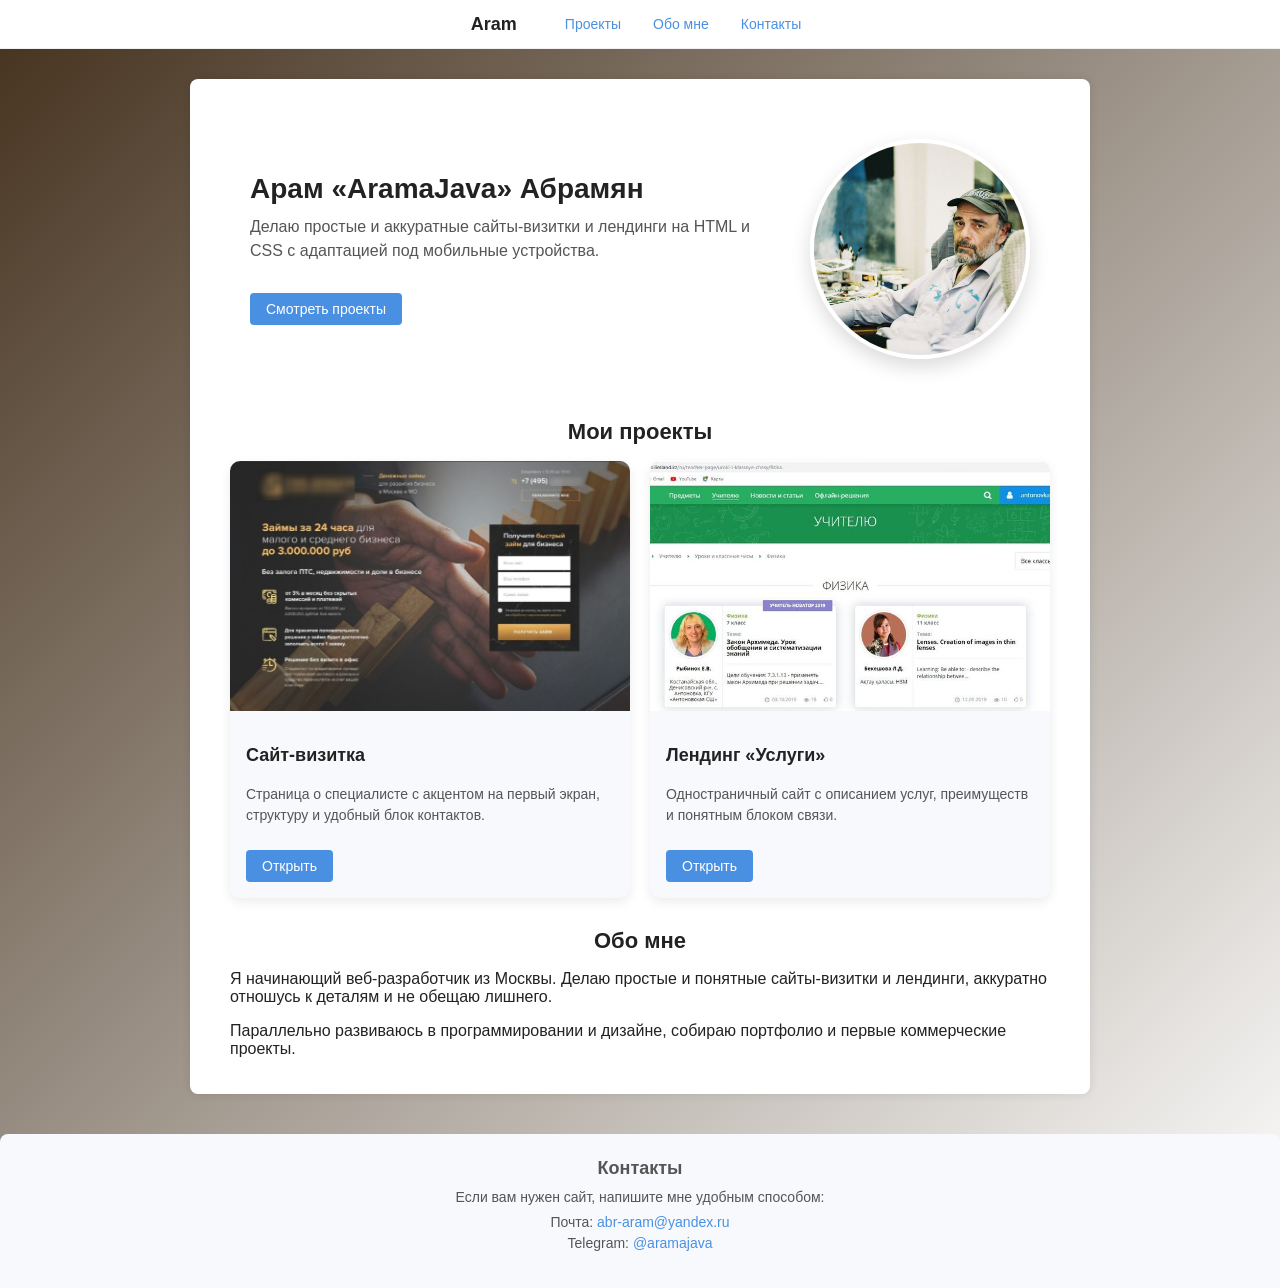
<file: index.html>
<!DOCTYPE html>
<html lang="ru">
<head>
    <meta charset="UTF-8">
    <meta name="viewport" content="width=device-width, initial-scale=1.0">
    <title>Портфолио Арама</title>
    <link rel="stylesheet" href="./css/portfolio.css">
</head>
<body>
    <header class="header">
        <div class="logo">Aram</div>
        <nav class="nav">
            <a href="#projects">Проекты</a>
            <a href="#about">Обо мне</a>
            <a href="#contact">Контакты</a>
        </nav>
    </header>

    <main class="main">
        <section class="hero">
            <div class="hero-text">
                <h1>Арам «AramaJava» Абрамян</h1>
                <p>Делаю простые и аккуратные сайты‑визитки и лендинги на HTML и CSS с адаптацией под мобильные устройства.</p>
                <a href="#projects" class="btn">Смотреть проекты</a>
            </div>

            <div class="hero-photo">
                <img src="./img/me.jpg" alt="Фото Арама">
            </div>
        </section>

        <section id="projects" class="section">
            <h2>Мои проекты</h2>
            <div class="projects">
                <article class="project-card">
                    <div class="project-thumb">
                        <img src="./img/visiting-card.jpg" alt="Сайт-визитка">
                    </div>
                    <div class="project-content">
                        <h3>Сайт‑визитка</h3>
                        <p>Страница о специалисте с акцентом на первый экран, структуру и удобный блок контактов.</p>
                        <a href="visiting-card/index.html" class="btn">Открыть</a>
                    </div>
                </article>

                <article class="project-card">
                    <div class="project-thumb">
                        <img src="./img/services.jpg" alt="Лендинг Услуги">
                    </div>                    
                    <div class="project-content">                  
                        <h3>Лендинг «Услуги»</h3>
                        <p>Одностраничный сайт с описанием услуг, преимуществ и понятным блоком связи.</p>
                        <a href="services/index.html" class="btn">Открыть</a>
                    </div>  
                </article>
            </div>
        </section>

        <section id="about" class="section">
            <h2>Обо мне</h2>
            <p>Я начинающий веб‑разработчик из Москвы. Делаю простые и понятные сайты‑визитки и лендинги, аккуратно отношусь к деталям и не обещаю лишнего.</p>
            <p>Параллельно развиваюсь в программировании и дизайне, собираю портфолио и первые коммерческие проекты.</p>
        </section>
    </main>

    <footer id="contact" class="footer">
        <h2>Контакты</h2>
        <p>Если вам нужен сайт, напишите мне удобным способом:</p>
        <p>
            Почта:
            <a href="mailto:abr-aram@yandex.ru">abr-aram@yandex.ru</a><br>
            Telegram:
            <a href="https://t.me/aramajava" target="_blank" rel="noopener noreferrer">@aramajava</a>
        </p>
    </footer>
</body>
</html>
</file>
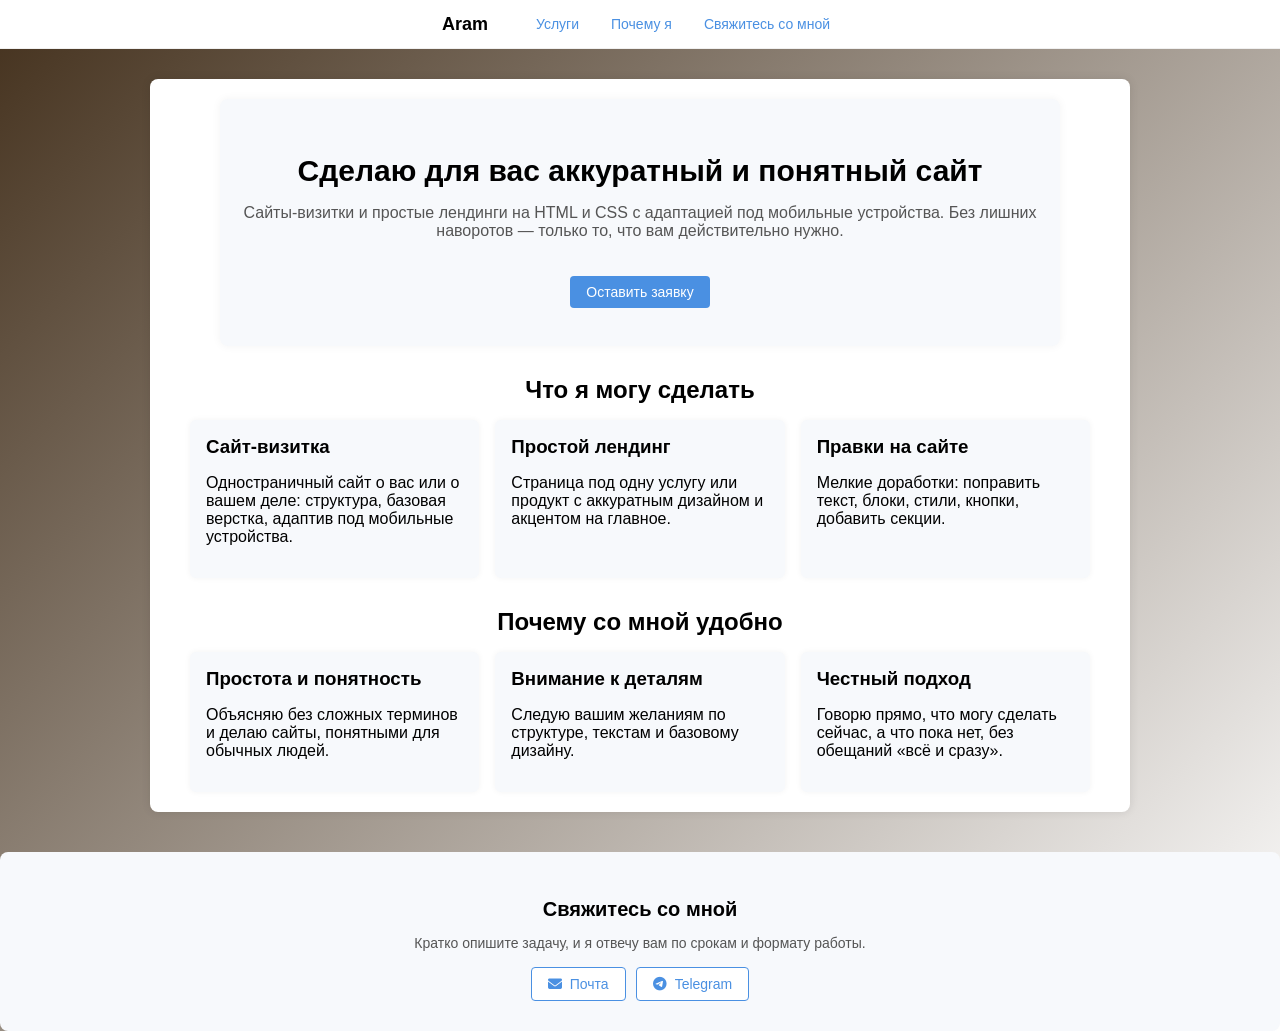
<file: services/index.html>
<!DOCTYPE html>
<html lang="ru">
<head>
    <meta charset="UTF-8">
    <meta name="viewport" content="width=device-width, initial-scale=1.0">
    <title>Услуги Арама</title>
    <link rel="stylesheet" href="./css/style.css">
    <link rel="stylesheet" href="https://cdnjs.cloudflare.com/ajax/libs/font-awesome/6.5.1/css/all.min.css">
</head>
<body>
    <header class="header">
        <div class="logo">Aram</div>
        <nav class="nav">
            <a href="#services">Услуги</a>
            <a href="#benefits">Почему я</a>
            <a href="#contact">Свяжитесь со мной</a>
        </nav>
    </header>

    <main class="main">
        <section class="hero">
            <h1>Сделаю для вас аккуратный и понятный сайт</h1>
            <p>Сайты‑визитки и простые лендинги на HTML и CSS с адаптацией под мобильные устройства. Без лишних наворотов — только то, что вам действительно нужно.</p>
            <a href="#contact" class="btn">Оставить заявку</a>
        </section>

        <section id="services" class="section">
            <h2>Что я могу сделать</h2>
            <div class="services">
                <div class="service-card">
                    <h3>Сайт‑визитка</h3>
                    <p>Одностраничный сайт о вас или о вашем деле: структура, базовая верстка, адаптив под мобильные устройства.</p>
                </div>
                <div class="service-card">
                    <h3>Простой лендинг</h3>
                    <p>Страница под одну услугу или продукт с аккуратным дизайном и акцентом на главное.</p>
                </div>
                <div class="service-card">
                    <h3>Правки на сайте</h3>
                    <p>Мелкие доработки: поправить текст, блоки, стили, кнопки, добавить секции.</p>
                </div>
            </div>
        </section>

        <section id="benefits" class="section">
            <h2>Почему со мной удобно</h2>
            <div class="benefits">
                <div class="benefit">
                    <h3>Простота и понятность</h3>
                    <p>Объясняю без сложных терминов и делаю сайты, понятными для обычных людей.</p>
                </div>
                <div class="benefit">
                    <h3>Внимание к деталям</h3>
                    <p>Следую вашим желаниям по структуре, текстам и базовому дизайну.</p>
                </div>
                <div class="benefit">
                    <h3>Честный подход</h3>
                    <p>Говорю прямо, что могу сделать сейчас, а что пока нет, без обещаний «всё и сразу».</p>
                </div>
            </div>
        </section>
    </main>

    <footer class="footer" id="contact">
        <div class="footer-inner">
            <h2>Свяжитесь со мной</h2>
            <p>Кратко опишите задачу, и я отвечу вам по срокам и формату работы.</p>
            <div class="footer-contacts">
                <a href="mailto:abr-aram@yandex.ru" class="btn contact-btn">
                    <i class="fa-solid fa-envelope"></i>
                    Почта
                </a>
                <a href="https://t.me/aramajava" class="btn contact-btn" target="_blank" rel="noopener noreferrer">
                    <i class="fa-brands fa-telegram"></i>
                    Telegram
                </a>
            </div>
        </div>
    </footer>
</body>
</html>
</file>
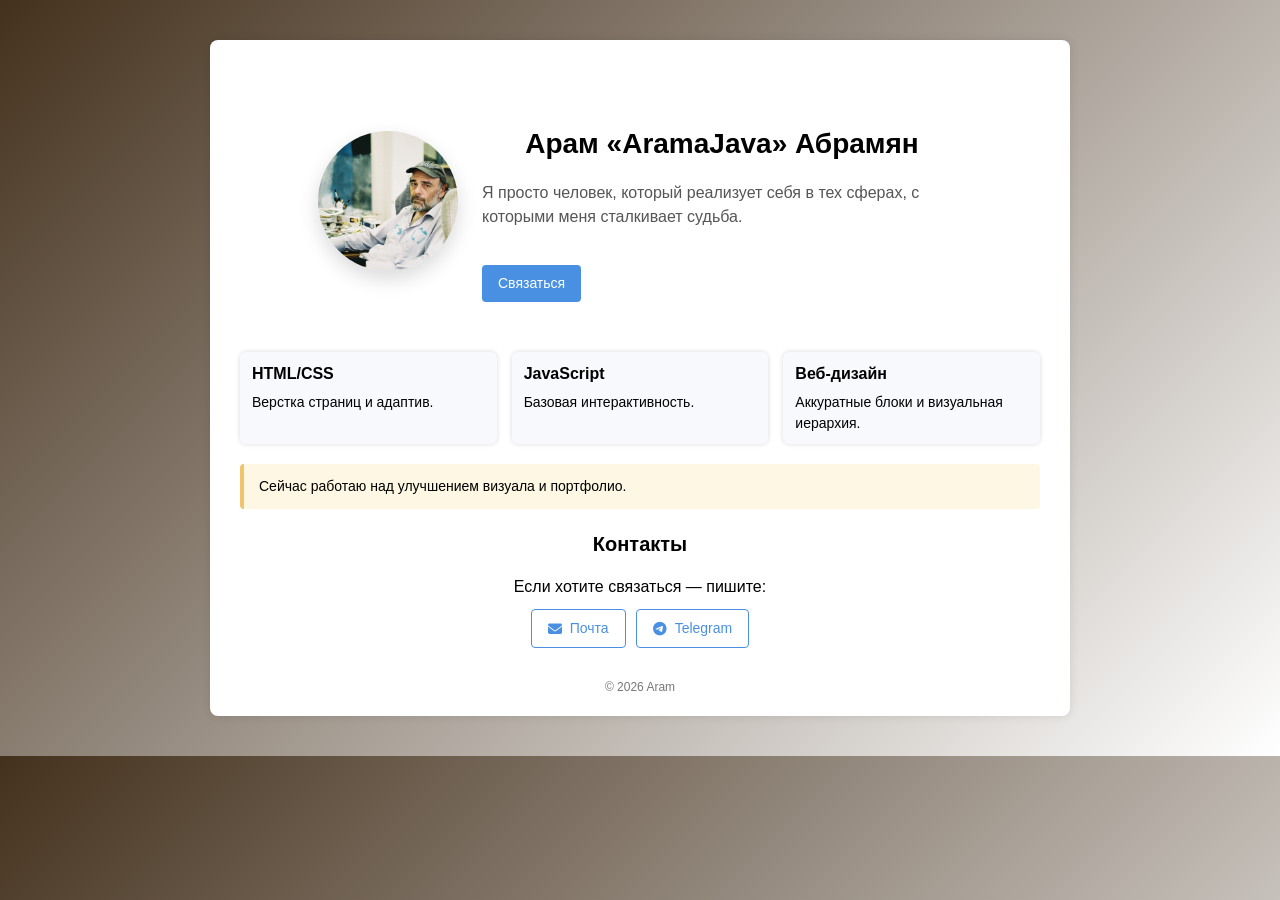
<file: visiting-card/index.html>
<!DOCTYPE html>
<html lang="ru">
<head>
    <meta charset="UTF-8">
    <meta name="viewport" content="width=device-width, initial-scale=1.0">
    <title>Визитка Арама</title>
    <link rel="stylesheet" href="./css/style.css">
    <link rel="stylesheet" href="https://cdnjs.cloudflare.com/ajax/libs/font-awesome/6.5.1/css/all.min.css">
</head>
<body>
    <div class="container">
        <section class="hero" id="about">
            <img src="../img/me.jpg" alt="Aram" class="avatar">
            <div class="hero-text">
                <h1>Арам «AramaJava» Абрамян</h1>
                <p class="hero-subtitle">
                    Я просто человек, который реализует себя в тех сферах,
                    с которыми меня сталкивает судьба.
                </p>
                <a href="#contacts" class="btn">Связаться</a>
            </div>
        </section>

        <section class="cards" id="skills">
            <article class="card">
                <h3>HTML/CSS</h3>
                <p>Верстка страниц и адаптив.</p>
            </article>
            <article class="card">
                <h3>JavaScript</h3>
                <p>Базовая интерактивность.</p>
            </article>
            <article class="card">
                <h3>Веб‑дизайн</h3>
                <p>Аккуратные блоки и визуальная иерархия.</p>
            </article>
        </section>

        <section class="now">
            Сейчас работаю над улучшением визуала и портфолио.
        </section>

        <section class="contacts">
            <h2 id="contacts">Контакты</h2>
            <p>Если хотите связаться — пишите:</p>
            <div class="contacts-links">
                <a href="mailto:abr-aram@yandex.ru" class="btn contact-btn">
                    <i class="fa-solid fa-envelope"></i>
                    Почта
                </a>
                <a href="https://t.me/aramajava" class="btn contact-btn" target="_blank" rel="noopener noreferrer">
                    <i class="fa-brands fa-telegram"></i>
                    Telegram
                </a>
            </div>
        </section>

        <footer>
            © 2026 Aram
        </footer>
    </div>
</body>
</html>
</file>
<file: css/portfolio.css>
* {
    box-sizing: border-box;
}


body {
    font-family: 'Trebuchet MS', 'Lucida Sans Unicode', 'Lucida Grande', 'Lucida Sans', Arial, sans-serif;
    margin: 0;
    padding: 0;
    background: linear-gradient(135deg, #44311d, #ffffff);
    color: #222;
}

a {
    color: inherit;
}

.main {
    max-width: 900px;
    margin: 30px auto 40px;
    padding: 20px 40px;
    background-color: #ffffff;
    border-radius: 8px;
    box-shadow: 0 0 10px rgba(0, 0, 0, 0.1);
}

.header {
    position: sticky;
    top: 0;
    z-index: 10;
    display: flex;
    justify-content: center;
    gap: 40px;
    align-items: center;
    padding: 12px 20px;
    background-color: #ffffff;
    border-bottom: 1px solid rgba(0, 0, 0, 0.06);
}

.logo {
    font-weight: bold;
    font-size: 18px;
}

.nav {
    display: flex;
    gap: 16px;
    flex-wrap: wrap;
}

.nav a {
    font-size: 14px;
    color: #4a90e2;
    text-decoration: none;
    padding: 4px 8px;
    border-radius: 4px;
    transition: background-color 0.2s ease, color 0.2s ease;
}

.nav a:hover {
    background-color: #e3f0ff;
    color: #2f5fa4;
}

.hero {

    display: flex;
    align-items: center;
    justify-content: space-between;
    gap: 24px;
    padding: 40px 20px 30px;
}

.hero-text {
    flex: 1 1 280px;
    text-align: left;
}

.hero-text h1 {
    font-size: 28px;
    margin: 0 0 10px;
}

.hero-text p {
    font-size: 16px;
    margin: 0 0 20px;
    color: #555;
    line-height: 1.5;
}

.hero-photo {
    flex: 0 0 220px;
}

.hero-photo img {
    width: 220px;
    height: 220px;
    object-fit: cover;
    border-radius: 50%;
    box-shadow: 0 8px 20px rgba(0,0,0,0.15);
    border: 4px solid #fff;
    display: block;
}

.section {
    margin-top: 30px;
}

.section h2 {
    text-align: center;
    margin-bottom: 16px;
    font-size: 22px;
}

.projects {
    display: grid;
    grid-template-columns: repeat(auto-fit, minmax(260px, 1fr));
    gap: 20px;
}

.project-card {
    background-color: #f7f9fc;
    border-radius: 10px;
    overflow: hidden;
    box-shadow: 0 4px 12px rgba(0, 0, 0, 0.08);
    transition: transform 0.2s ease, box-shadow 0.2s ease;

}

.project-card:hover {
    transform: translateY(-4px);
    box-shadow: 0 10px 22px rgba(0, 0, 0, 0.12);
}

.project-thumb {
    width: 100%;
    aspect-ratio: 16 / 10;
    overflow: hidden;
    background-color: #e9ecef;
}

.project-thumb img {
    width: 100%;
    height: 100%;
    object-fit: cover;
    display: block;
}

.project-content {
    padding: 16px;
}

.project-content h3 {
    margin-top: 0 0 8px;
    font-size: 18px;
}

.project-content p {
    margin: 0 0 14px;
    color: #555;
    line-height: 1.5;
    font-size: 14px;
}


.btn {
    display: inline-flex;
    align-items: center;
    justify-content: center;
    gap: 8px;
    margin-top: 10px;
    padding: 8px 16px;
    background-color: #4a90e2;
    color: #ffffff;
    text-decoration: none;
    border-radius: 4px;
    font-size: 14px;
    transition: background-color 0.2s ease, transform 0.2s ease, box-shadow 0.2s ease;
}

.btn:hover {
    background-color: #3a78c0;
    transform: translateY(-2px);
    box-shadow: 0 4px 10px rgba(0, 0, 0, 0.15);
}

.footer {
    text-align: center;
    font-size: 14px;
    color: #555;
    padding: 24px 20px 30px;
    margin-top: 20px;
    background-color: #f7f9fc;
    border-radius: 8px 8px 0 0;
}

.footer h2 {
    margin: 0 0 8px;
    font-size: 18px;
}

.footer p {
    margin: 4px 0;
    line-height: 1.5;
}

.footer a {
    color: #4a90e2;
    text-decoration: none;
}

.footer a:hover {
    text-decoration: underline;
}

@media (max-width: 768px) {
    .hero {
        flex-direction: column;
        text-align: center;
    }

    .hero-text {
        text-align: center;
    }

    .hero-photo {
        flex: none;
    }
    
    .hero-photo img {
        width: 180px;
        height: 180px;
    }
}

@media (max-width: 600px) {
    .main {
        margin: 20px auto;
        padding: 16px;
    }

    .header {
        flex-direction: column;
        gap: 8px;
        padding: 12px 16px;
    }

    .hero-text h1 {
        font-size: 24px;
    }

    .hero-text p {
        font-size: 15px;
    }
}
</file>
<file: services/css/style.css>
body {
    font-family: Arial, sans-serif;
    margin: 0;
    padding: 0;
    background: linear-gradient(135deg, #44311d, #ffffff);
}

.header {
    display: flex;
    justify-content: center;
    gap: 40px;
    align-items: center;
    padding: 12px 20px;
    background-color: #ffffff;
    border-bottom: 1px solid rgba(0, 0, 0, 0.06);
}

.logo {
    font-weight: bold;
    font-size: 18px;
}

.nav {
    display: flex;
    gap: 16px;
    flex-wrap: wrap;
}

.nav a {
    font-size: 14px;
    color: #4a90e2;
    text-decoration: none;
    padding: 4px 8px;
    border-radius: 4px;
}

.nav a:hover {
    background-color: #e3f0ff;
}

.main {
    max-width: 900px;
    margin: 30px auto 40px;
    padding: 20px 40px;
    background-color: #ffffff;
    border-radius: 8px;
    box-shadow: 0 0 10px rgba(0, 0, 0, 0.1);
}

.hero {
    max-width: 800px;
    margin: 0 auto;
    padding: 30px 20px 30px;
    text-align: center;
    background-color: #f7f9fc;
    border-radius: 8px;
    box-shadow: 0 0 10px rgba(0,0,0,0.05);
}

.hero h1 {
    font-size: 30px;
    margin-bottom: 12px;
}

.hero p {
    font-size: 16px;
    margin-bottom: 20px;
    color: #555;
}

.hero .btn {
    margin-top: 16px;
    margin-bottom: 8px;
}

.section {
    margin-top: 30px;
}

.section h2 {
    text-align: center;
    margin-bottom: 16px;
}

.services,
.benefits {
    display: grid;
    grid-template-columns: repeat(auto-fit, minmax(220px, 1fr));
    gap: 16px;
}

.service-card,
.benefit {
    background-color: #f7f9fc;
    border-radius: 6px;
    padding: 16px;
    box-shadow: 0 0 6px rgba(0, 0, 0, 0.05);
}

.service-card h3,
.benefit h3 {
    margin-top: 0;
    margin-bottom: 8px;
}

.footer {
    background-color: #f7f9fc;
    padding: 30px 20px;
    margin-top: 40px;
    text-align: center;
    border-radius: 8px;
}

.footer-inner h2 {
    margin-bottom: 10px;
    font-size: 20px;
}

.footer-inner p {
    margin-bottom: 16px;
    font-size: 14px;
    color: #555;
}

.footer-contacts {
    display: flex;
    justify-content: center;
    gap: 10px;
    flex-wrap: wrap;
}

.btn {
    display: inline-flex;
    align-items: center;
    justify-content: center;
    gap: 8px;
    padding: 8px 16px;
    background-color: #4a90e2;
    color: #ffffff;
    text-decoration: none;
    border-radius: 4px;
    font-size: 14px;
    transition: background-color 0.2s ease, transform 0.2s ease, box-shadow 0.2s ease;
}

.btn:hover {
    background-color: #3a78c0;
    transform: translateY(-2px);
    box-shadow: 0 4px 10px rgba(0,0,0,0.15);
}

.contact-btn {
    background-color: #ffffff;
    color: #4a90e2;
    border: 1px solid #4a90e2;
}

.contact-btn:hover {
    background-color: #e3f0ff;
    color: #f0c36d;
}

@media (max-width: 600px) {
    .main {
        margin: 20px auto;
        padding: 16px;
    }

    .header {
        flex-direction: column;
        gap: 8px;
        padding: 12px 16px;
    }

    .hero h1 {
        font-size: 24px;
    }

    .hero p {
        font-size: 15px;
    }
}
</file>
<file: visiting-card/css/style.css>
body {
    font-family: Arial, sans-serif;
    font-size: 16px;
    margin: 0;
    padding: 0;
    background: linear-gradient(135deg, #44311d, #ffffff);
}

.container {
    max-width: 800px;
    margin: 40px auto;
    background-color: #ffffff;
    padding: 20px 30px;
    box-shadow: 0 0 10px rgba(0,0,0, 0.1);
    border-radius: 8px;
    line-height: 1.5;
}

h1, h2 {
    text-align: center;
}

h1 {
    font-family: "Trebuchet MS", Arial, sans-serif;
    font-size: 28px;
    margin-bottom: 10px;
}

h2 {
    margin-top: 20px;
    margin-bottom: 10px;
    font-size: 20px;
}

ul {
    list-style-type: disc;
    padding-left: 20px;
}

.hero {
    display: flex;
    align-items: center;
    justify-content: center;
    gap: 24px;
    padding: 40px 20px;
    text-align: left;
}

.avatar {
    width: 140px;
    height: 140px;
    object-fit: cover;
    border-radius: 50%;
    box-shadow: 0 8px 20px rgba(0,0,0, 0.15);
}

.hero-text {
    max-width: 480px;
}

.hero h1 {
    font-size: 28px;
    margin-bottom: 10px;
}

.hero-subtitle {
    font-size: 16px;
    line-height: 1.5;
    margin-bottom: 16px;
    color: #555;
}

.hero .btn {
    margin-top: 20px;
}

p {
    line-height: 1.5;
    margin-bottom: 8px;
}

.cards {
    margin-bottom: 20px;
    display: grid;
    grid-template-columns: repeat(auto-fit, minmax(100px, 1fr));
    gap: 15px;
    margin-top: 10px;
}

.card {
    background-color: #f7f9fc;
    border-radius: 6px;
    padding: 10px 12px;
    box-shadow: 0 0 5px rgba(0, 0, 0, 15%);
}

.card h3 {
    margin-top: 0;
    margin-bottom: 6px;
    font-size: 16px;
}

.card p {
    margin: 0;
    font-size: 14px;
}

.now {
    margin-top: 10px;
    padding: 12px 15px;
    background-color: #fdf7e3;
    border-left: 4px solid #f0c36d;
    border-radius: 4px;
    font-size: 14px;
}

.nav {
    display: flex;
    flex-wrap: wrap;
    justify-content: center;
    gap: 10px;
    margin-bottom: 20px;
}

.nav a {
    font-size: 14px;
    color: #4a90e2;
    text-decoration: none;
    padding: 4px 8px;
    border-radius: 4px;
}

.nav a:hover {
    background-color: #e3f0ff;
}

.contacts {
    text-align: center;
    margin-top: 20px;
}

.contacts p {
    margin-bottom: 10px;
}

.contacts-links {
    display: flex;
    justify-content: center;
    gap: 10px;
    flex-wrap: wrap;
}

.btn {
    display: inline-flex;
    align-items: center;
    justify-content: center;
    gap: 8px;
    padding: 8px 16px;
    background-color: #4a90e2;
    color: #ffffff;
    text-decoration: none;
    border-radius: 4px;
    font-size: 14px;
    transition: background-color 0.2s ease, transform 0.2s ease, box-shadow 0.2s ease;
}

.btn:hover {
    background-color: #3a78c0;
    transform: translateY(-2px);
    box-shadow: 0 4px 10px rgba(0,0,0, 0.15);
}

.contact-btn {
    background-color: #ffffff;
    color: #4a90e2;
    border: 1px solid #4a90e2;
}

.contact-btn:hover {
    background-color: #e3f0ff;
    color: #f0c36d;
}

footer {
    margin-top: 30px;
    text-align: center;
    font-size: 12px;
    color: #777;
}

@media (max-width: 600px) {
    .container {
        margin: 20px auto;
        padding: 15px;
    }

    .nav {
        gap: 6px;
    }

    h1 {
        font-size: 22px;
    }

    h2 {
        font-size: 18px;
    }

    body {
        font-size: 14px;
    }

    .hero {
        flex-direction: column;
        align-items: center;
        text-align: center;
    }

    .hero-text h1 {
        text-align: center;
    }

    .hero-text {
        max-width: 100%;
    }
}
</file>
